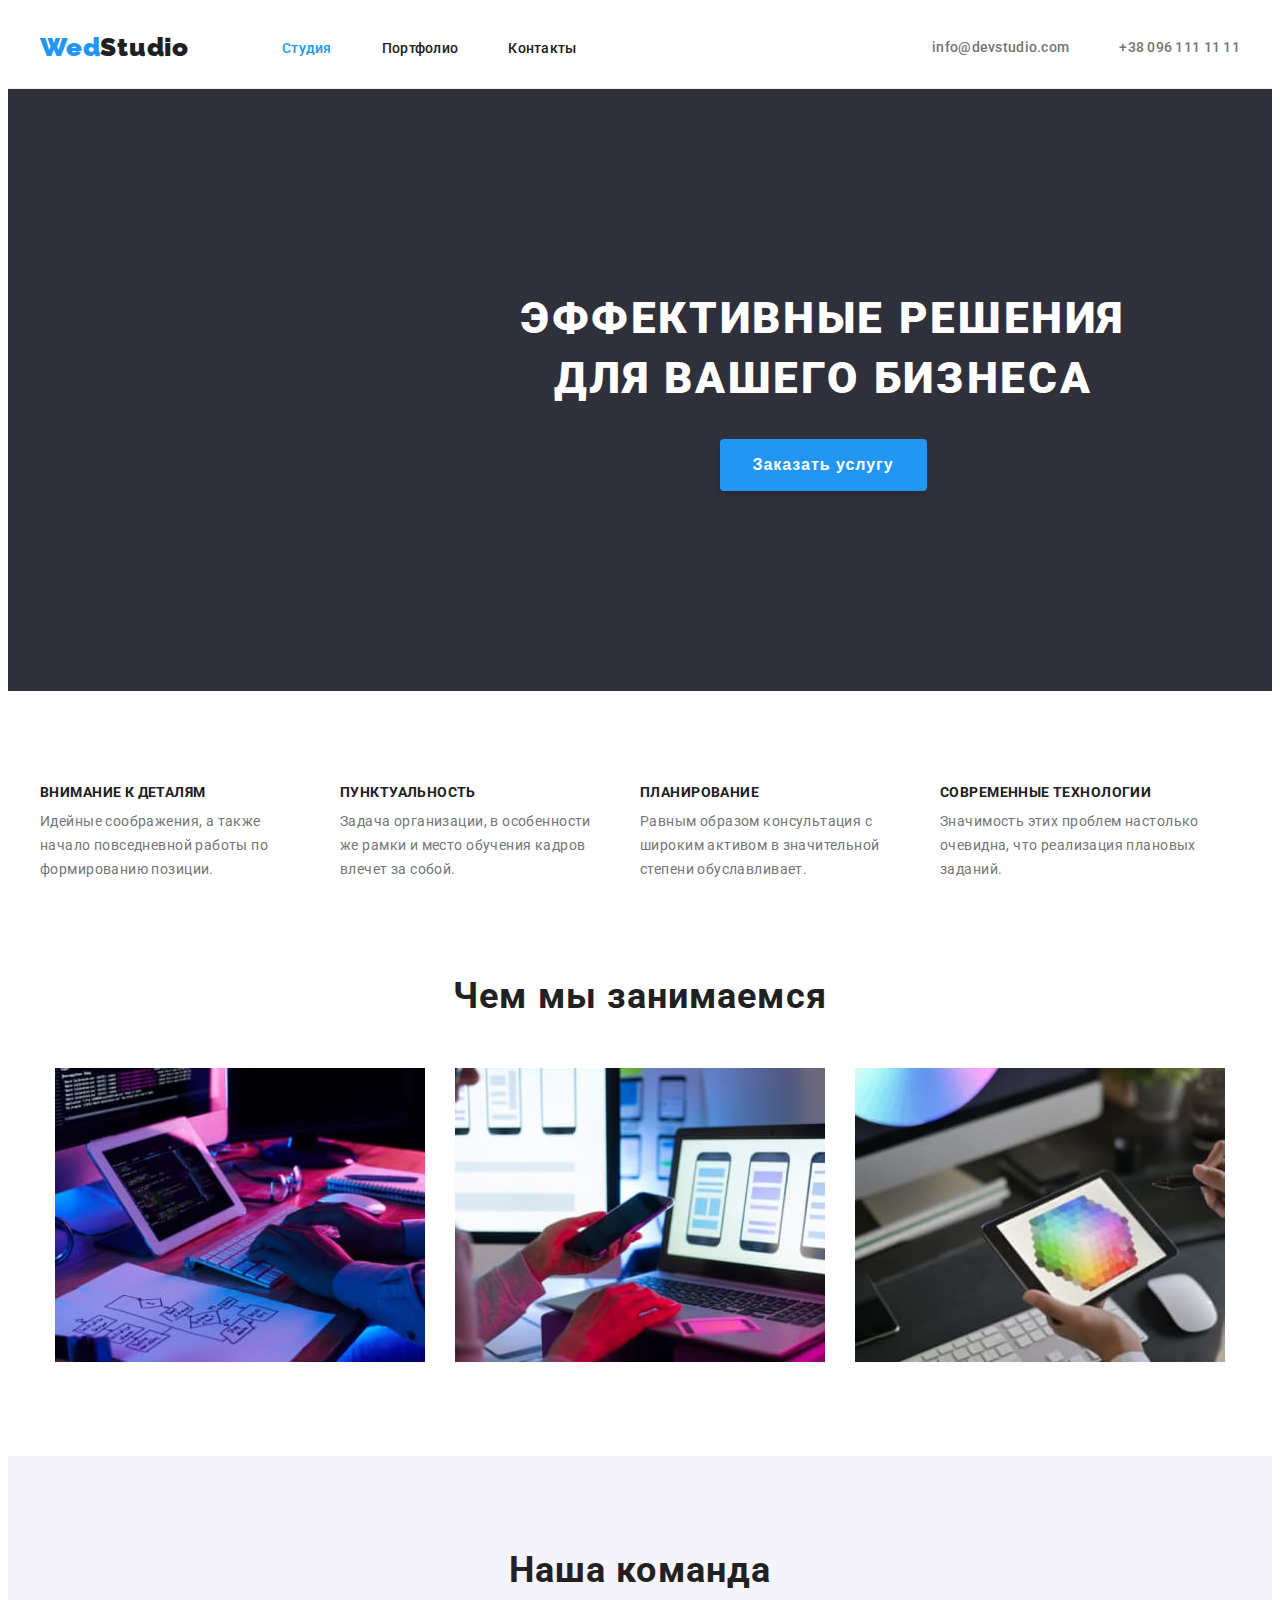
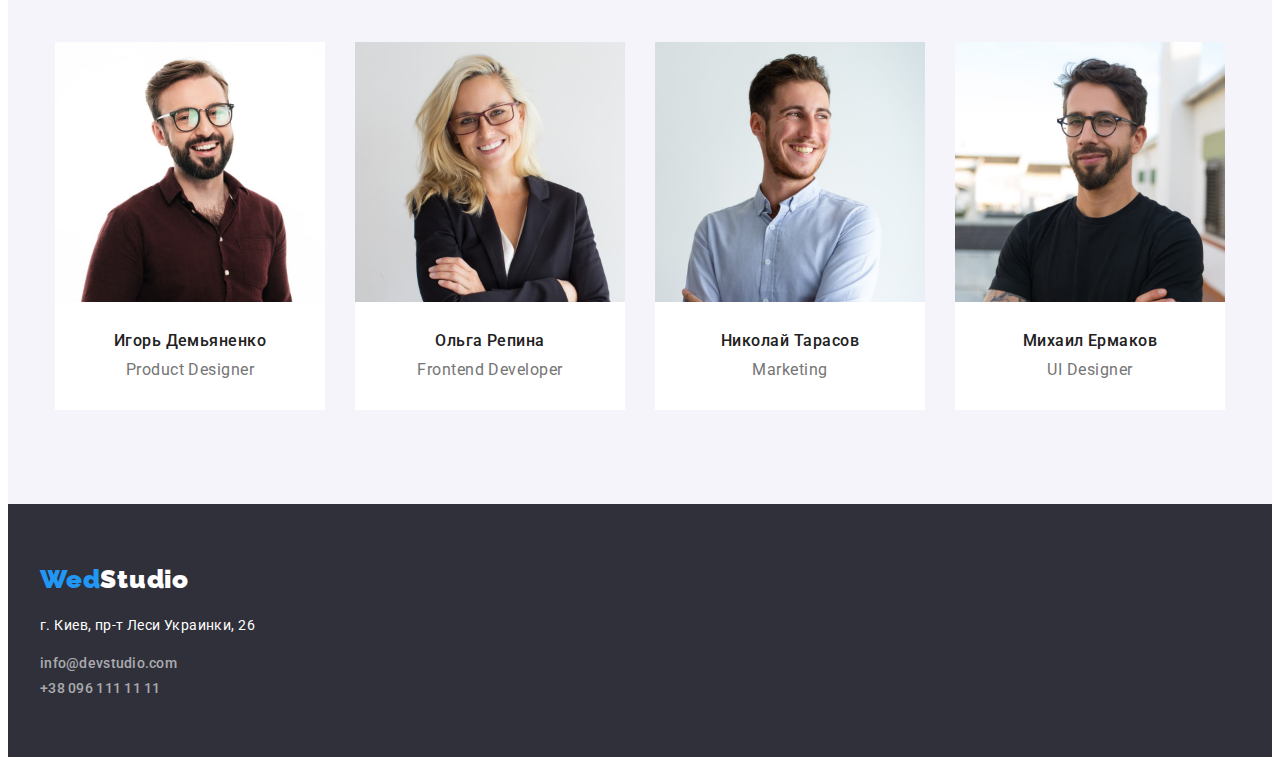
<file: index.html>
<!DOCTYPE html>
<html lang="ru">
<head>
    <meta charset="UTF-8">
    <meta http-equiv="X-UA-Compatible" content="IE=edge">
    <meta name="viewport" content="width=device-width, initial-scale=1.0">
    <title>WedStudio</title>
    <link rel="stylesheet" href="https://cdnjs.cloudflare.com/ajax/libs/modern-normalize/1.1.0/modern-normalize.min.css"
        integrity="sha512-wpPYUAdjBVSE4KJnH1VR1HeZfpl1ub8YT/NKx4PuQ5NmX2tKuGu6U/JRp5y+Y8XG2tV+wKQpNHVUX03MfMFn9Q=="
        crossorigin="anonymous" referrerpolicy="no-referrer" />
    <link rel="preconnect" href="https://fonts.gstatic.com">
    <link
        href="https://fonts.googleapis.com/css2?family=Raleway:wght@700&family=Roboto:wght@400;500;700;900&display=swap"
        rel="stylesheet">

    <link rel="stylesheet" href="./css/styles.css">
</head>

<body>
    <header class="header">
        <div class="container box-flex">
            <nav class="navigation">
                <a class="logo-link link list" href="./index.html">
                    <p class="">
                        <b>
                            <span class="logo-icon" style="color: #2196F3;">Wed</span>Studio
                        </b>
                    </p>
                </a>
                <ul class="menu-list list">
                    <li class="menu-item">
                        <a class="menu-link link current" href="./index.html">Студия</a>
                    </li>
                    <li class="menu-item">
                        <a class="menu-link link" href="./portfolio.html">Портфолио</a>
                    </li>
                    <li class="menu-item">
                        <a class="menu-link link" href="">Контакты</a>
                    </li>
                </ul>
            </nav>
            <ul class="contact-menu list">
                <li class="contact-item">
                    <a class="mail-link link" href="mailto:info@devstudio.com">info@devstudio.com</a>
                </li>
                <li class="contact-item">
                    <a class="tel-link link" href="tel:+380961111111">+38 096 111 11 11</a>
                </li>
            </ul>
        </div>
    </header>
    <main>
        <!--HERO -->
        <section class="hero">
            <div class="container">
                <h1 class="hero-head">Эффективные решения <br> для вашего бизнеса</h1>
                <button class="modal-btn" name="button">Заказать услугу</button>
            </div>
        </section>
        <!-- Секция особенностей -->
        <section class="second-section section">
            <div class="container">
                <h2 class="visually-hidden">Особенности</h2>
                <ul class="dignity-menu list box-flex">
                    <li class="dignity-list">
                        <h3 class="item">
                            Внимание к деталям
                        </h3>
                        <p class="paragraph">Идейные соображения, а также начало повседневной работы по формированию
                            позиции.</p>
                    </li>
                    <li class="dignity-list">
                        <h3 class="item">
                            Пунктуальность
                        </h3>
                        <p class="paragraph">Задача организации, в особенности же рамки и место обучения кадров влечет
                            за
                            собой.</p>
                    </li>
                    <li class="dignity-list">
                        <h3 class="item">
                            Планирование
                        </h3>
                        <p class="paragraph">Равным образом консультация с широким активом в значительной степени
                            обуславливает.</p>
                    </li>
                    <li class="dignity-list">
                        <h3 class="item">
                            Современные технологии
                        </h3>
                        <p class="paragraph">Значимость этих проблем настолько очевидна, что реализация плановых
                            заданий.
                        </p>
                    </li>
                </ul>
            </div>
        </section>
        <!-- Чем мы занимаемся -->
        <section class="features-section section">
            <div class="conteriner">
                <h2 class="features-head">Чем мы занимаемся</h2>
                <ul class="features-menu list">
                    <li class="features-menu-item">
                        <img src="./images/mainpage/keyboard.jpg" width="370" height="294"
                            alt="пишем код">
                    </li>
                    <li class="features-menu-item">
                        <img src="./images/mainpage/smartphone.jpg" width="370" height="294"
                            alt="оптимизируем">
                    </li>
                    <li class="features-menu-item">
                        <img src="./images/mainpage/laptop.jpg" width="370" height="294"
                            alt="оптимизируем">
                    </li>
                </ul>
            </div>
        </section>
        <!-- Наша команда -->
        <section class="comand-section">
            <div class="container">
                <h2 class="comand-head">Наша команда</h2>
                <ul class="comand-section-menu list">
                    <li class="comand-section-item">

                        <img src="./images/mainpage/person.jpg" width="270" height="260"
                            alt="Игорь">
                        <div class="person-item">
                            <h3 class="comand-section-name">Игорь Демьяненко</h3>
                            <p class="comand-section-position">Product Designer</p>
                        </div>
                    </li>
                    <li class="comand-section-item">

                        <img src="./images/mainpage/person2.jpg" width="270" height="260"
                            alt="Ольга">
                        <div class="person-item">
                            <h3 class="comand-section-name">Ольга Репина</h3>
                            <p class="comand-section-position">Frontend Developer</p>
                        </div>

                    </li>
                    <li class="comand-section-item">

                        <img src="./images/mainpage/person3.jpg" height="260" width="270"
                            alt="Николай">
                        <div class="person-item">
                            <h3 class="comand-section-name">Николай Тарасов</h3>
                            <p class="comand-section-position">Marketing</p>
                        </div>
                    </li>
                    <li class="comand-section-item">

                        <img src="./images/mainpage/person4.jpg" width="270" height="260"
                            alt="Михаил">
                        <div class="person-item">
                            <h3 class="comand-section-name">Михаил Ермаков</h3>
                            <p class="comand-section-position">UI Designer</p>
                        </div>
                    </li>

                </ul>
            </div>
        </section>
    </main>
    <!-- Подвал -->
    <footer class="footer">
        <div class="container">
            <a class="logo-link-footer link list" href="./index.html">
                <p>
                    <b>
                        <span class="logo-icon" style="color: #2196F3;">Wed</span>Studio
                    </b>
                </p>
            </a>
            <address class="town-adress">г. Киев, пр-т Леси Украинки, 26</address>
            <ul class="contact-footer list">
                <li class="footer-card"> <a class="contact-footer-item link"
                        href="mailto:info@devstudio.com">info@devstudio.com</a>
                </li>
                <li class="footer-card"> <a class="contact-footer-item link" href="tel:+380961111111">+38 096 111 11
                        11</a>
                </li>
            </ul>
        </div>
    </footer>
</body>
</html>
</file>
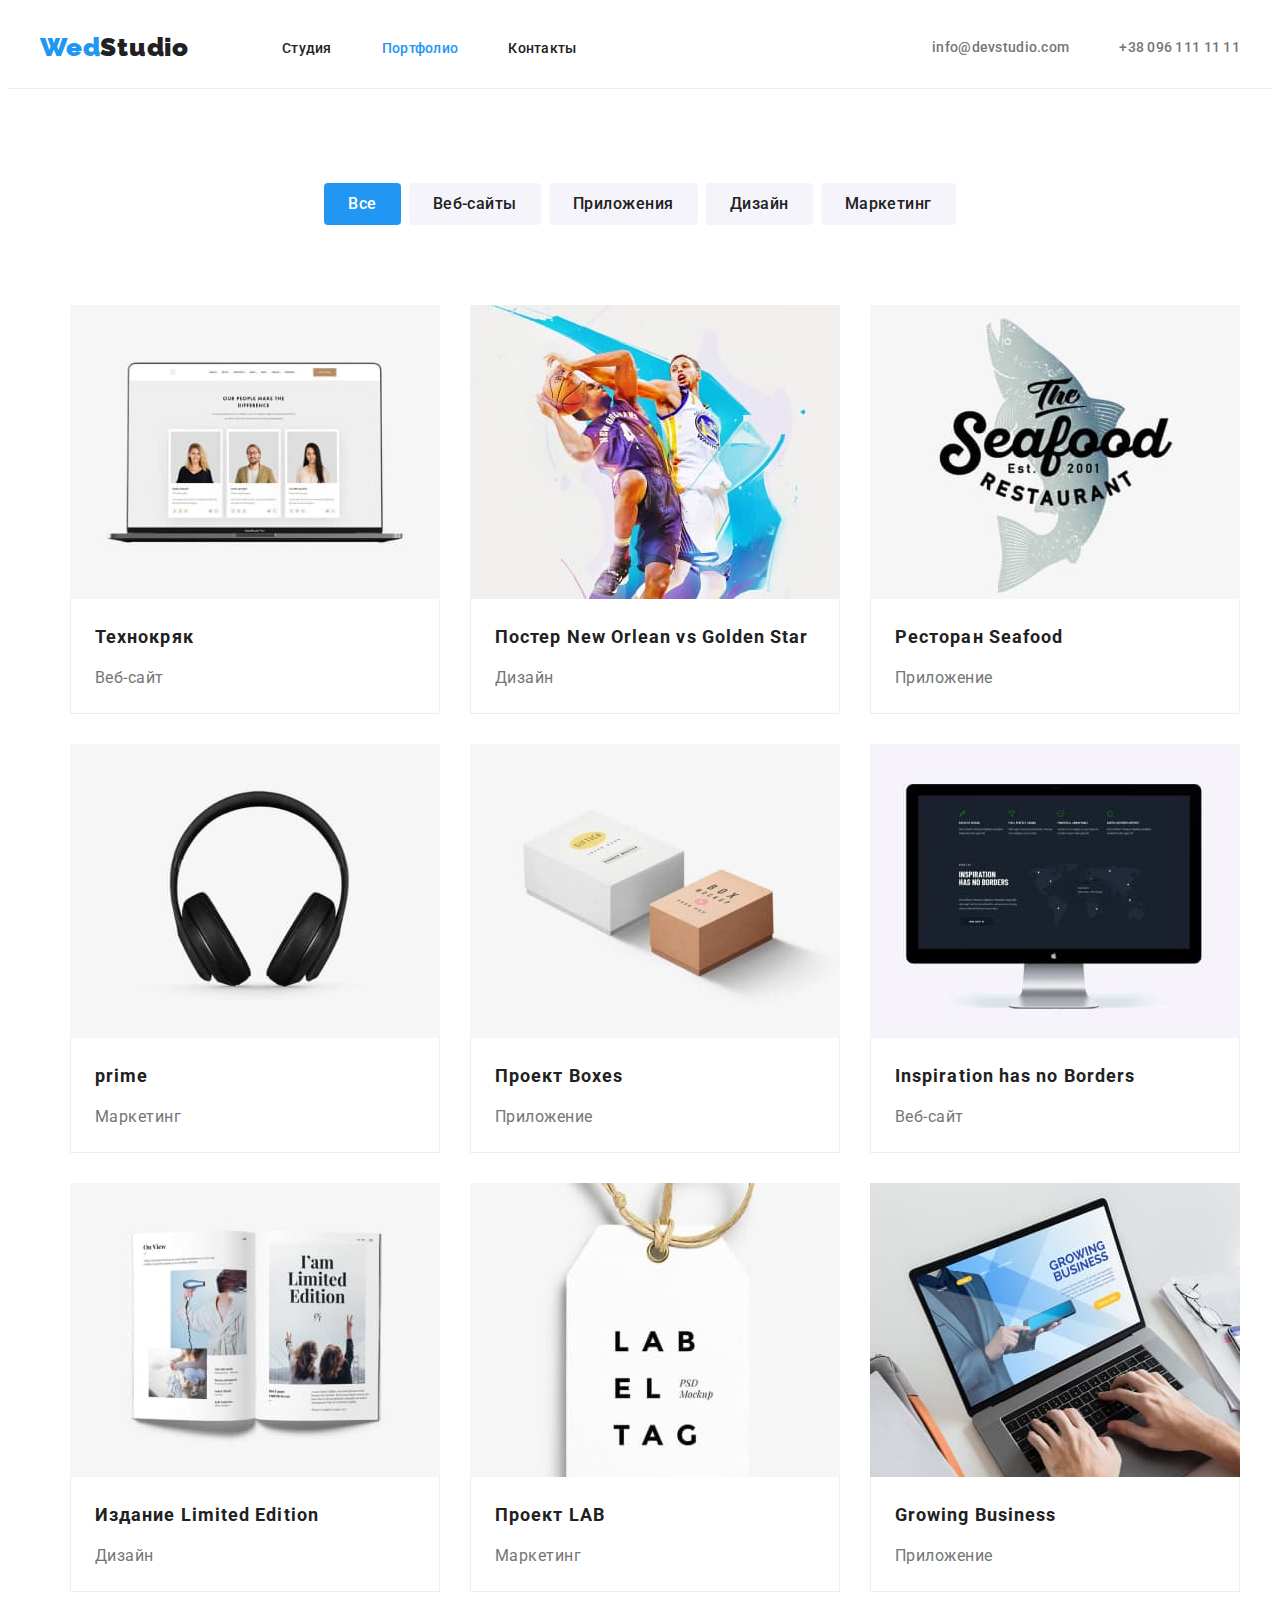
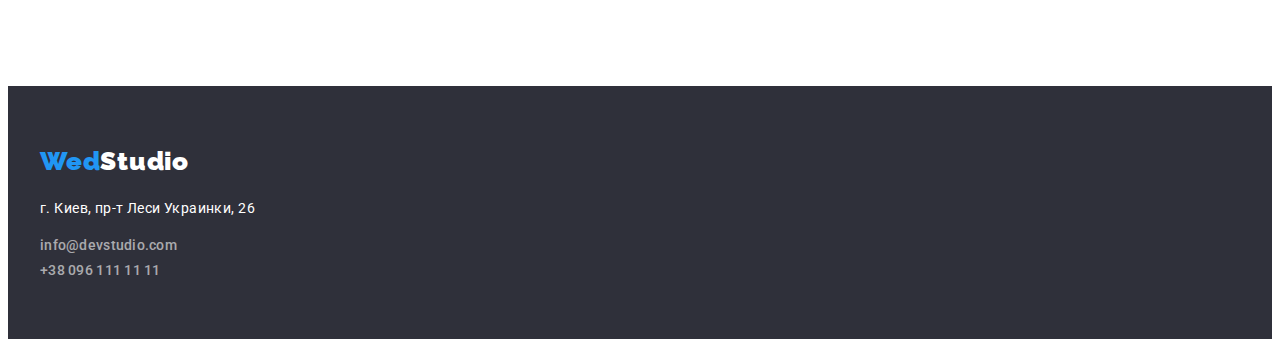
<file: portfolio.html>
<!DOCTYPE html>
<html lang="ru">
<head>
    <meta charset="UTF-8">
    <meta http-equiv="X-UA-Compatible" content="IE=edge">
    <meta name="viewport" content="width=device-width, initial-scale=1.0">
    <title>Студия</title>
    <link rel="stylesheet" href="https://cdnjs.cloudflare.com/ajax/libs/modern-normalize/1.1.0/modern-normalize.min.css"
        integrity="sha512-wpPYUAdjBVSE4KJnH1VR1HeZfpl1ub8YT/NKx4PuQ5NmX2tKuGu6U/JRp5y+Y8XG2tV+wKQpNHVUX03MfMFn9Q=="
        crossorigin="anonymous" referrerpolicy="no-referrer" />
    <link rel="preconnect" href="https://fonts.gstatic.com">
    <link
        href="https://fonts.googleapis.com/css2?family=Raleway:wght@700&family=Roboto:wght@400;500;700;900&display=swap"
        rel="stylesheet">

    <link rel="stylesheet" href="./css/styles.css">
</head>

<body>
    <!-- Навигационная панель -->
    <header class="header">
        <div class="container box-flex">
            <nav class="navigation">
                <a class="logo-link link list" href="./index.html">
                    <p class="">
                        <b>
                            <span class="logo-icon" style="color: #2196F3;">Wed</span>Studio
                        </b>
                    </p>
                </a>
                <ul class="menu-list list">
                    <li class="menu-item">
                        <a class="menu-link link" href="./index.html">Студия</a>
                    </li>
                    <li class="menu-item">
                        <a class="menu-link link current" href="./portfolio.html">Портфолио</a>
                    </li>
                    <li class="menu-item">
                        <a class="menu-link link" href="">Контакты</a>
                    </li>
                </ul>
            </nav>
            <ul class="contact-menu list">
                <li class="contact-item">
                    <a class="mail-link link" href="mailto:info@devstudio.com">info@devstudio.com</a>
                </li>
                <li class="contact-item">
                    <a class="tel-link link" href="tel:+380961111111">+38 096 111 11 11</a>
                </li>
            </ul>
        </div>
    </header>
    <!-- Основная страница -->
    <main>
        <!-- Меню проэктов -->
        <section class="projects section">
            <div class="container">

                <!-- Меню проэктов -->
                <h1 class="visually-hidden">Проэкты</h1>
                <ul class="menu-projects list box-flex">
                    <li class="menu-projects-button">
                        <button class="port-butn special-but-style" type="button">Все</button>
                    </li>
                    <li class="menu-projects-button">
                        <button class="port-butn" type="button">Веб-сайты</button>
                    </li>
                    <li class="menu-projects-button">
                        <button class="port-butn" type="button">Приложения</button>
                    </li>
                    <li class="menu-projects-button">
                        <button class="port-butn" type="button">Дизайн</button>
                    </li>
                    <li class="menu-projects-button">
                        <button class="port-butn" type="button">Маркетинг</button>
                    </li>
                </ul>

                <!-- Проэкты -->

                <ul class="projects-decription list container ">
                    <li class="projects-decription-item">
                        <attribute class="card">
                            <div class="card-thumb"><img src="./images/portfoliopage/технокряк.jpg"
                                    alt="технокряк" width="370" height="294"></div>
                        </attribute>

                        <div class="pict">
                            <h2 class="project">Технокряк</h2>
                            <p class="project-position">Веб-сайт</p>
                        </div>
                    </li>

                    <li class="projects-decription-item">
                        <attribute class="card">
                            <div class="card-thumb"><img src="./images/portfoliopage/постер.jpg"
                                    alt="постер" width="370" height="294"></div>
                        </attribute>

                        <div class="pict">
                            <h2 class="project">Постер New Orlean vs Golden Star</h2>
                            <p class="project-position">Дизайн</p>
                        </div>
                    </li>

                    <li class="projects-decription-item">
                        <attribute class="card">
                            <div class="card-thumb"><img src="./images/portfoliopage/seafood.jpg"
                                    alt="seafood" width="370" height="294"></div>
                        </attribute>

                        <div class="pict">
                            <h2 class="project">Ресторан Seafood</h2>
                            <p class="project-position">Приложение</p>
                        </div>
                    </li>

                    <li class="projects-decription-item">
                        <attribute class="card">
                            <div class="card-thumb"><img src="./images/portfoliopage/prime.jpg" alt="prime"
                                    width="370" height="294"></div>
                        </attribute>

                        <div class="pict">
                            <h2 class="project">prime</h2>

                            <p class="project-position">Маркетинг</p>
                        </div>
                    </li>

                    <li class="projects-decription-item">
                        <attribute class="card">
                            <div class="card-thumb"><img src="./images/portfoliopage/boxes.jpg"
                                    alt="boxes" width="370" height="294"></div>
                        </attribute>


                        <div class="pict">
                            <h2 class="project">Проект Boxes</h2>
                            <p class="project-position">Приложение</p>
                        </div>
                    </li>

                    <li class="projects-decription-item">
                        <attribute class="card">
                            <div class="card-thumb"><img src="./images/portfoliopage/site.jpg"
                                    alt="site" width="370" height="294"></div>
                        </attribute>


                        <div class="pict">
                            <h2 class="project">Inspiration has no Borders</h2>
                            <p class="project-position">Веб-сайт</p>
                        </div>
                    </li>

                    <li class="projects-decription-item">
                        <attribute class="card">
                            <div class="card-thumb"><img src="./images/portfoliopage/limitedededit.jpg"
                                    alt="limitedededit" width="370" height="294"></div>
                        </attribute>

                        <div class="pict">
                            <h2 class="project">Издание Limited Edition</h2>
                            <p class="project-position">Дизайн</p>
                        </div>
                    </li>

                    <li class="projects-decription-item">
                        <attribute class="card">
                            <div class="card-thumb"><img src="./images/portfoliopage/lab.jpg" alt="lab"
                                    width="370" height="294"></div>
                        </attribute>

                        <div class="pict">
                            <h2 class="project">Проект LAB</h2>
                            <p class="project-position">Маркетинг</p>
                        </div>
                    </li>

                    <li class="projects-decription-item">
                        <attribute class="card">
                            <div class="card-thumb"><img src="./images/portfoliopage/business.jpg"
                                    alt="business" width="370" height="294"></div>
                        </attribute>

                        <div class="pict">
                            <h2 class="project">Growing Business</h2>
                            <p class="project-position">Приложение</p>
                        </div>
                    </li>
                </ul>
            </div>
        </section>
    </main>
    <!-- Подвал -->
    <footer class="footer">
        <div class="container">
            <a class="logo-link-footer link list" href="./index.html">
                <p>
                    <b>
                        <span class="logo-icon" style="color: #2196F3;">Wed</span>Studio
                    </b>
                </p>
            </a>
            <address class="town-adress">г. Киев, пр-т Леси Украинки, 26</address>
            <ul class="contact-footer list">
                <li class="footer-card"> <a class="contact-footer-item link"
                        href="mailto:info@devstudio.com">info@devstudio.com</a>
                </li>
                <li class="footer-card"> <a class="contact-footer-item link" href="tel:+380961111111">+38 096 111 11
                        11</a>
                </li>
            </ul>
        </div>
    </footer>
</body>
</html>
</file>
<file: css/styles.css>
:root {
  --accent-color: #2196f3;
  --main-color: #212121;
  --paragraph-color: #757575;
  --hero-color: #2f303a;
  --section-color: #ffffff;
  --second-section: #E5E5E5;
  --buttom-port-color:#F5F4FA;

  --main-font: font-family: 'Roboto', sans-serif;
  --special-font: font-family: 'Raleway', sans-serif;
}

body {
  font-family: 'Roboto', sans-serif;
  color: var(--main-color);
}


.list {
  list-style: none;
}

.link {
  text-decoration: none;
}

h1,
h2,
h3,
h4,
h5,
h6,
p {
  margin-top: 0;
  margin-bottom: 0;
}

ol,
ul {
  margin-top: 0;
  margin-bottom: 0;
  padding-left: 0;
}

img {
  display: block;
  max-width: 100%;
}

.menu-list .menu-link.current {
  color: var(--accent-color);
}

.menu-link:hover,
.menu-link:focus {
color: var(--accent-color);
}

.menu-link {
  padding: 32px 0;
}

.tel-link:hover,
.tel-link:focus {
  color: var(--accent-color);
}
.mail-link:focus,
.mail-link:hover {
  color: var(--accent-color);
}

.logo-link  {
  font-family: Raleway;

font-weight: 700;
font-size: 26px;
line-height: 1.19;
letter-spacing: 0.03em;

color: var(--main-color)
}


.section {
  padding: 94px 0 0px 0;
}

.container {

width: 1200px;
padding: 0 15px;
margin: 0 auto;
}


.box-flex {
  display: flex;
}


/* HEADER */
.header {
  background-color: var(section-color);

  border-bottom: 1px solid #ECECEC;
}


.logo-link {
  align-items: center;
  padding: 24px 0 25px 0;
  margin-right: 93px;
}


 .navigation {
  display: flex;
 }


.menu-list {
  display: flex;
  align-items: center;
}

.menu-list .menu-item + .menu-item {
  margin-left: 50px;
}

.menu-link {

font-weight: 500;
font-size: 14px;
line-height: 1.14;
letter-spacing: 0.02em;

color: var(--main-color);
}

.contact-menu {
  display:flex;
  align-items: center;
  margin-left: auto;
}

.mail-link,
.tel-link {
  font-weight: 500;
font-size: 14px;
line-height: 1.14;
letter-spacing: 0.02em;

color: var(--paragraph-color);

display: inline-block;
padding: 32px 0px;


}

.contact-menu .contact-item + .contact-item {
  margin-left: 50px;
}
 
/* HERO */
.hero-head {
font-family: var(--main-font);
font-weight: 900;
font-size: 44px;
line-height: 1.36;


text-align: center;
letter-spacing: 0.06em;
text-transform: uppercase;

margin: auto; 

color: var(--section-color);


}

.hero {
  background-color: var(--hero-color);
text-align: center;
padding: 200px;

}

.modal-btn {
  display: inline-block;

  min-width: 200px;
  border-radius: 4px;
  padding: 10px 32px;


  margin-top: 30px;
  margin-left: auto;
  margin-right: auto;
  
  
  color: var(--section-color);
  background-color: var( --accent-color);
  box-shadow: 0px 4px 4px rgb(0, 0, 0, 0.15);

  border: 1px solid transparent;

  font-size: 16px;
  font-weight: 700;
  letter-spacing: 0.06em;
  line-height: 1.87;
  
  text-align: center;

  cursor: pointer;

}

/* Second Section */

.second-section {
  background-color: var(--section-color);
}

.item {
  font-size: 14px;
  line-height: 1.14;
  letter-spacing: 0.03em;
  text-transform: uppercase; 

  margin-bottom: 10px;
}

.paragraph {
  font-size: 14px;
  line-height: 1.71;
  letter-spacing: 0.03em;
  color: var(--paragraph-color);
}

.dignity-list {
  width: 270px;
}

.dignity-list:not(:last-child),
.features-menu-item:not(:last-child) {
  margin-right: 30px;
}

/* WHAT WE ARE DOING */
.features-section{
  background-color: var(--section-color);

  padding-bottom: 94px;

}

.features-head,
.comand-head {
  font-size: 36px;
line-height: 1.16;
text-align: center;
letter-spacing: 0.03em;

margin-bottom: 50px;
}

.features-menu {
  display: flex;
    justify-content: center;

}


/* Person section */

.comand-section-name {
  font-weight: 500;
font-size: 16px;
line-height: 1.18;
letter-spacing: 0.03em;
text-align: center;
}


.comand-section-position {
  font-size: 16px;
line-height: 1.18;
letter-spacing: 0.03em;
color: var(--paragraph-color);
text-align: center;
}


/* Падинг в персонажах */
.comand-section {
  background-color: var(--buttom-port-color);
  
  padding-bottom: 94px;
  padding-top: 94px;
}

.comand-section-name {
  margin: 0px auto 10px auto;
}

.comand-section-position {
  margin-left: auto;
  margin-right: auto;
}

.person-item {
padding: 30px 0px;
}


/* таблица */

.comand-section-item {
  background-color: var(--section-color);

  width: calc ((100% - 90px) / 4)

}
.comand-section-menu {
  display: flex;
  flex-wrap: wrap;
  justify-content: center;
}

.comand-section-item {
  width: calc ((100% - 90px) / 4)

}

.comand-section-item:nth-child(4n) {
  margin-right: 0;
}

.comand-section-item:nth-last-child(-n + 4) {
margin-bottom: 0;
} 

.comand-section-item +.comand-section-item {
  margin-left: 30px;
}


/* FOOTER */
.footer {
  background-color: var(--hero-color);

  padding: 60px 0;
}

.logo-link-footer {
  font-family: Raleway;
font-weight: 700;
font-size: 26px;
line-height: 1.19;
letter-spacing: 0.03em;

display: inline-block;
text-align: start;


  color: #FFFFFF;

}

.town-adress  {
  font-style: normal;
  font-size: 14px;
line-height: 1.71;
letter-spacing: 0.03em;

margin-top: 20px;

color: var(--section-color);
}

.contact-footer {
  margin-top: 9px;
}


.contact-footer-item {
  font-weight: 500;
font-size: 14px;
line-height: 1.14;
letter-spacing: 0.02em;

display: inline-block;
margin-top: 9px;



color: rgba(255, 255, 255, 0.6);

}

/* PORTFOLIO PAGE */

.visually-hidden {
  position: absolute;
  clip: rect(0 0 0 0);
  width: 1px;
  height: 1px;
  margin: -1px;
}

.port-butn {
font-family: var(--main-font);
font-weight: 500;
font-size: 16px;
line-height: 1.62;
text-align: center;
letter-spacing: 0.03em;

  color: var(--main-color);
  background-color: #F5F4FA;

  padding: 6px 22px;

  cursor: pointer;
  
  
  border-radius: 4px;
  border-color: transparent;
}

.menu-projects-button:not(:last-child) {
  margin-right: 8px;
}

.special-but-style {
  color: var(--section-color);
  background-color: var(--accent-color);
}

.port-butn:hover,
.port-butn:focus {
  color: var(--section-color);
  background-color: var(--accent-color);

}

.project {
  font-size: 18px;
  line-height: 2;
  letter-spacing: 0.06em;
  
  color: var(--main-color)
}
.project-position{
  font-size: 16px;
  font-weight: 400;
  line-height: 1.87;
  letter-spacing: 0.03em;
  
  color: var(--paragraph-color)
}

.contact-footer-item:hover,
.contact-footer-item:focus {
  color: var(--accent-color);

}

.menu-projects {
  justify-content: center;
  margin-bottom: 50px;
}


/* ТАблица проэктов */

.projects-decription,
.comand-section-menu {
  display: flex;
  flex-wrap: wrap;

} 

.projects-decription {
  margin-top: -30px;
  margin-left: -30px;

  padding: 0px;
  margin: 0px;

  list-style: none;
}

.projects-decription-item {
 margin-top: 30px;
  margin-left: 30px;
  
  width: calc ((100% - 60px) / 3);
}

.projects-decription {
  margin-top: 50px;
  margin-bottom: 94px;
}

.project-position {
  margin-top: 8px;
  
}

.pict {
  padding: 20px 24px;

     border-left: 1px solid #EEEEEE ;
     border-right: 1px solid #EEEEEE; 
     border-bottom: 1px solid #EEEEEE;

}
</file>
